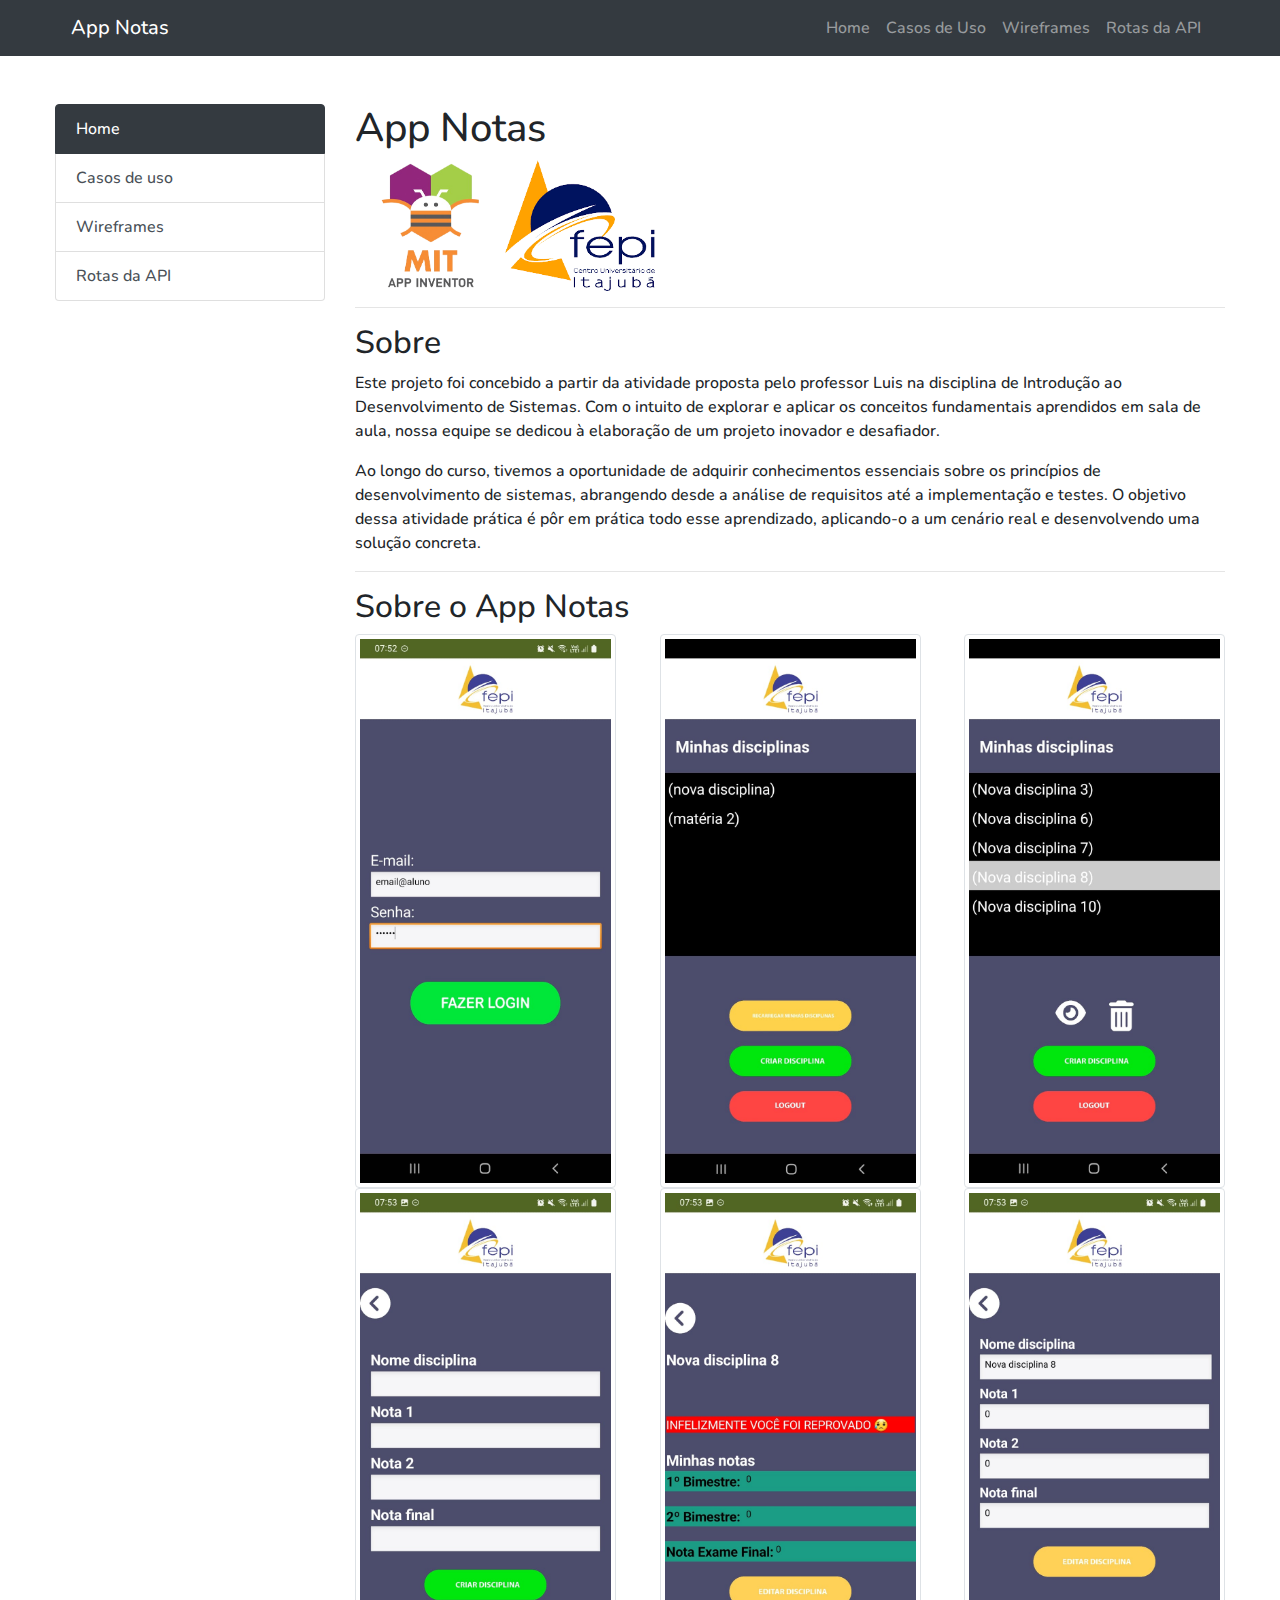
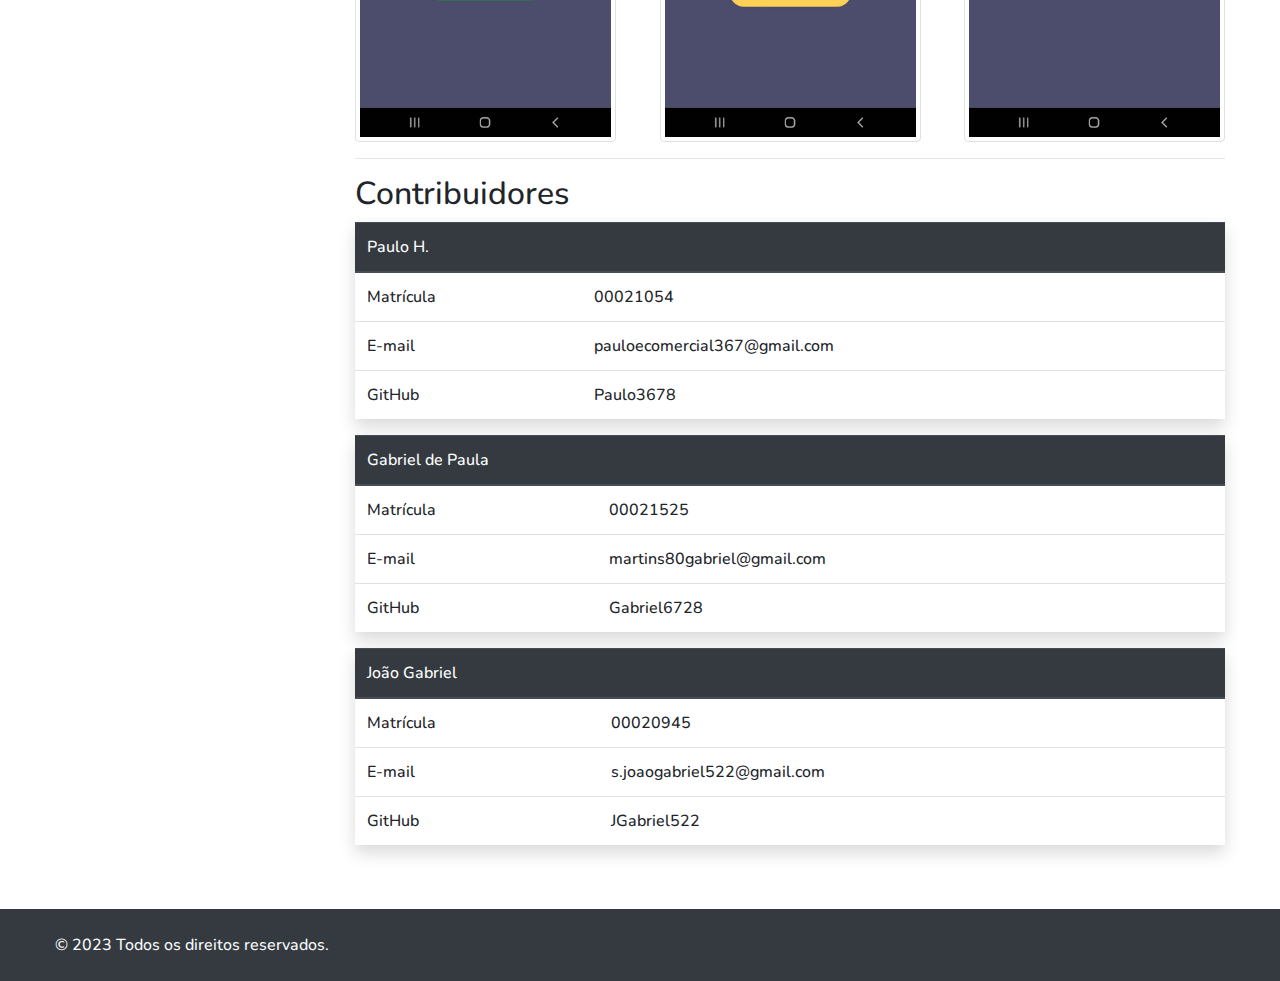
<file: index.html>
<!DOCTYPE html>
<html lang="pt-BR">

<head>
    <meta charset="UTF-8">
    <meta http-equiv="X-UA-Compatible" content="IE=edge">
    <meta name="viewport" content="width=device-width, initial-scale=1.0">
    <title>Home - Documentação - APP Notas</title>

    <!-- BOOTSTRAP -->
    <link rel="stylesheet" href="https://cdn.jsdelivr.net/npm/bootstrap@4.3.1/dist/css/bootstrap.min.css"
        integrity="sha384-ggOyR0iXCbMQv3Xipma34MD+dH/1fQ784/j6cY/iJTQUOhcWr7x9JvoRxT2MZw1T" crossorigin="anonymous">

    <link rel="stylesheet" href="./assets/css/custom.css">
</head>

<body>


    <header class="bg-dark">
        <div class="container">
            <div class="row">
                <div class="col-12">

                    <nav class="navbar navbar-expand-lg navbar-dark bg-dark">
                        <a class="navbar-brand" href="#">App Notas</a>
                        <button class="navbar-toggler" type="button" data-toggle="collapse"
                            data-target="#navbarSupportedContent" aria-controls="navbarSupportedContent"
                            aria-expanded="false" aria-label="Toggle navigation">
                            <span class="navbar-toggler-icon"></span>
                        </button>


                        <div class="collapse navbar-collapse" id="navbarSupportedContent">
                            <ul class="navbar-nav ml-auto">
                                <li class="nav-item">
                                    <a class="nav-link" href="./index.html">Home</span></a>
                                </li>
                                <li class="nav-item">
                                    <a class="nav-link" href="./internas/casos-de-uso.html">Casos de Uso</a>
                                </li>
                                <li class="nav-item">
                                    <a class="nav-link" href="./internas/wireframe.html">Wireframes</a>
                                </li>
                                <li class="nav-item">
                                    <a class="nav-link" href="./internas/rotas-api.html">Rotas da API</a>
                                </li>

                            </ul>
                        </div>
                    </nav>
                </div>
            </div>
        </div>
    </header>

    <main class="py-5">
        <div class="container">
            <div class="row">
                <div class="col-12 d-none d-lg-block col-lg-3">
                    <div class="list-group">
                        <a href="./index.html" class="list-group-item list-group-item-action active">
                            Home
                        </a>
                        <a href="./internas/casos-de-uso.html" class="list-group-item list-group-item-action">Casos de
                            uso</a>
                        <a href="./internas/wireframe.html"
                            class="list-group-item list-group-item-action">Wireframes</a>
                        <a href="./internas/rotas-api.html" class="list-group-item list-group-item-action">Rotas da
                            API</a>
                    </div>
                </div>
                <div class="col-12 col-lg-9">
                    <h1>App Notas</h1>
                    <div class="imagens-home">
                        <img src="./assets/img/mit.png" alt="Logo app inventor">
                        <img src="./assets/img/fepi.png" alt="Logo fepi">
                    </div>
                    <hr>

                    <div>
                        <h2>Sobre</h2>
                        <p>
                            Este projeto foi concebido a partir da atividade proposta pelo professor Luis na disciplina
                            de Introdução ao Desenvolvimento de Sistemas. Com o intuito de explorar e aplicar os
                            conceitos fundamentais aprendidos em sala de aula, nossa equipe se dedicou à elaboração de
                            um projeto inovador e desafiador.
                        </p>
                        <p>
                            Ao longo do curso, tivemos a oportunidade de adquirir conhecimentos essenciais sobre os
                            princípios de desenvolvimento de sistemas, abrangendo desde a análise de requisitos até a
                            implementação e testes. O objetivo dessa atividade prática é pôr em prática todo esse
                            aprendizado, aplicando-o a um cenário real e desenvolvendo uma solução concreta.
                        </p>
                    </div>
                    <hr>

                    <div>
                        <h2>Sobre o App Notas</h2>
                        <div class="telas">
                            <img src=".//assets/img/telas/1.jpeg" data-toggle="modal" data-target="#imagem1Modal"
                                class="img-thumbnail" alt=" Tela 1">
                            <img src=".//assets/img/telas/2.jpeg" data-toggle="modal" data-target="#imagem2Modal"
                                class="img-thumbnail" alt=" Tela 2">
                            <img src=".//assets/img/telas/3.jpeg" data-toggle="modal" data-target="#imagem3Modal"
                                class="img-thumbnail" alt=" Tela 3">
                            <img src=".//assets/img/telas/4.jpeg" data-toggle="modal" data-target="#imagem4Modal"
                                class="img-thumbnail" alt=" Tela 4">
                            <img src=".//assets/img/telas/5.jpeg" data-toggle="modal" data-target="#imagem5Modal"
                                class="img-thumbnail" alt=" Tela 5">
                            <img src=".//assets/img/telas/6.jpeg" data-toggle="modal" data-target="#imagem6Modal"
                                class="img-thumbnail" alt=" Tela 6">
                        </div>

                        <div class="modal fade" id="imagem1Modal" tabindex="-1" role="dialog"
                            aria-labelledby="imagem1ModalLabel" aria-hidden="true">
                            <div class="modal-dialog modal-dialog-centered" role="document">
                                <div class="modal-content">
                                    <div class="modal-body">
                                        <img src="./assets/img/telas/1.jpeg" alt="Imagem" class="img-fluid">
                                    </div>
                                </div>
                            </div>
                        </div>

                        <div class="modal fade" id="imagem2Modal" tabindex="-1" role="dialog"
                            aria-labelledby="imagem2ModalLabel" aria-hidden="true">
                            <div class="modal-dialog modal-dialog-centered" role="document">
                                <div class="modal-content">
                                    <div class="modal-body">
                                        <img src="./assets/img/telas/2.jpeg" alt="Imagem" class="img-fluid">
                                    </div>
                                </div>
                            </div>
                        </div>

                        <div class="modal fade" id="imagem3Modal" tabindex="-1" role="dialog"
                            aria-labelledby="imagem3ModalLabel" aria-hidden="true">
                            <div class="modal-dialog modal-dialog-centered" role="document">
                                <div class="modal-content">
                                    <div class="modal-body">
                                        <img src="./assets/img/telas/3.jpeg" alt="Imagem" class="img-fluid">
                                    </div>
                                </div>
                            </div>
                        </div>

                        <div class="modal fade" id="imagem4Modal" tabindex="-1" role="dialog"
                            aria-labelledby="imagem4ModalLabel" aria-hidden="true">
                            <div class="modal-dialog modal-dialog-centered" role="document">
                                <div class="modal-content">
                                    <div class="modal-body">
                                        <img src="./assets/img/telas/4.jpeg" alt="Imagem" class="img-fluid">
                                    </div>
                                </div>
                            </div>
                        </div>

                        <div class="modal fade" id="imagem5Modal" tabindex="-1" role="dialog"
                            aria-labelledby="imagem5ModalLabel" aria-hidden="true">
                            <div class="modal-dialog modal-dialog-centered" role="document">
                                <div class="modal-content">
                                    <div class="modal-body">
                                        <img src="./assets/img/telas/5.jpeg" alt="Imagem" class="img-fluid">
                                    </div>
                                </div>
                            </div>
                        </div>

                        <div class="modal fade" id="imagem6Modal" tabindex="-1" role="dialog"
                            aria-labelledby="imagem6ModalLabel" aria-hidden="true">
                            <div class="modal-dialog modal-dialog-centered" role="document">
                                <div class="modal-content">
                                    <div class="modal-body">
                                        <img src="./assets/img/telas/6.jpeg" alt="Imagem" class="img-fluid">
                                    </div>
                                </div>
                            </div>
                        </div>
                    </div>
                    <hr>

                    <div>
                        <h2>Contribuidores</h2>
                        <table class="table shadow">
                            <thead class="thead-dark">
                                <tr>
                                    <th scope="col" colspan="2">Paulo H.</th>
                                </tr>
                            </thead>
                            <tbody>
                                <tr>
                                    <th scope="row">Matrícula</th>
                                    <td>00021054</td>
                                </tr>
                                <tr>
                                    <th scope="row">E-mail</th>
                                    <td class="ln-anywhere">pauloecomercial367@gmail.com</td>
                                </tr>
                                <tr>
                                    <th scope="row">GitHub</th>
                                    <td>Paulo3678</td>
                                </tr>
                            </tbody>
                        </table>
                        <table class="table shadow">
                            <thead class="thead-dark">
                                <tr>
                                    <th scope="col" colspan="2">Gabriel de Paula</th>
                                </tr>
                            </thead>
                            <tbody>
                                <tr>
                                    <th scope="row">Matrícula</th>
                                    <td>00021525</td>
                                </tr>
                                <tr>
                                    <th scope="row">E-mail</th>
                                    <td class="ln-anywhere">martins80gabriel@gmail.com</td>
                                </tr>
                                <tr>
                                    <th scope="row">GitHub</th>
                                    <td>Gabriel6728</td>
                                </tr>
                            </tbody>
                        </table>
                        <table class="table shadow">
                            <thead class="thead-dark">
                                <tr>
                                    <th scope="col" colspan="2">João Gabriel</th>
                                </tr>
                            </thead>
                            <tbody>
                                <tr>
                                    <th scope="row">Matrícula</th>
                                    <td>00020945</td>
                                </tr>
                                <tr>
                                    <th scope="row">E-mail</th>
                                    <td class="ln-anywhere">s.joaogabriel522@gmail.com</td>
                                </tr>
                                <tr>
                                    <th scope="row">GitHub</th>
                                    <td>JGabriel522</td>
                                </tr>
                            </tbody>
                        </table>



                    </div>
                </div>
            </div>
        </div>
    </main>

    <footer class="bg-dark text-light p-4">
        <div class="container">
            <div class="row">
                <div class="col-12">
                    <p class="pb-0 mb-0">&copy; 2023 Todos os direitos reservados.</p>
                </div>
            </div>
        </div>
    </footer>

    <!-- BOOTSTRAP -->
    <script src="https://code.jquery.com/jquery-3.3.1.slim.min.js"
        integrity="sha384-q8i/X+965DzO0rT7abK41JStQIAqVgRVzpbzo5smXKp4YfRvH+8abtTE1Pi6jizo"
        crossorigin="anonymous"></script>
    <script src="https://cdn.jsdelivr.net/npm/popper.js@1.14.7/dist/umd/popper.min.js"
        integrity="sha384-UO2eT0CpHqdSJQ6hJty5KVphtPhzWj9WO1clHTMGa3JDZwrnQq4sF86dIHNDz0W1"
        crossorigin="anonymous"></script>
    <script src="https://cdn.jsdelivr.net/npm/bootstrap@4.3.1/dist/js/bootstrap.min.js"
        integrity="sha384-JjSmVgyd0p3pXB1rRibZUAYoIIy6OrQ6VrjIEaFf/nJGzIxFDsf4x0xIM+B07jRM"
        crossorigin="anonymous"></script>
</body>

</html>
</file>
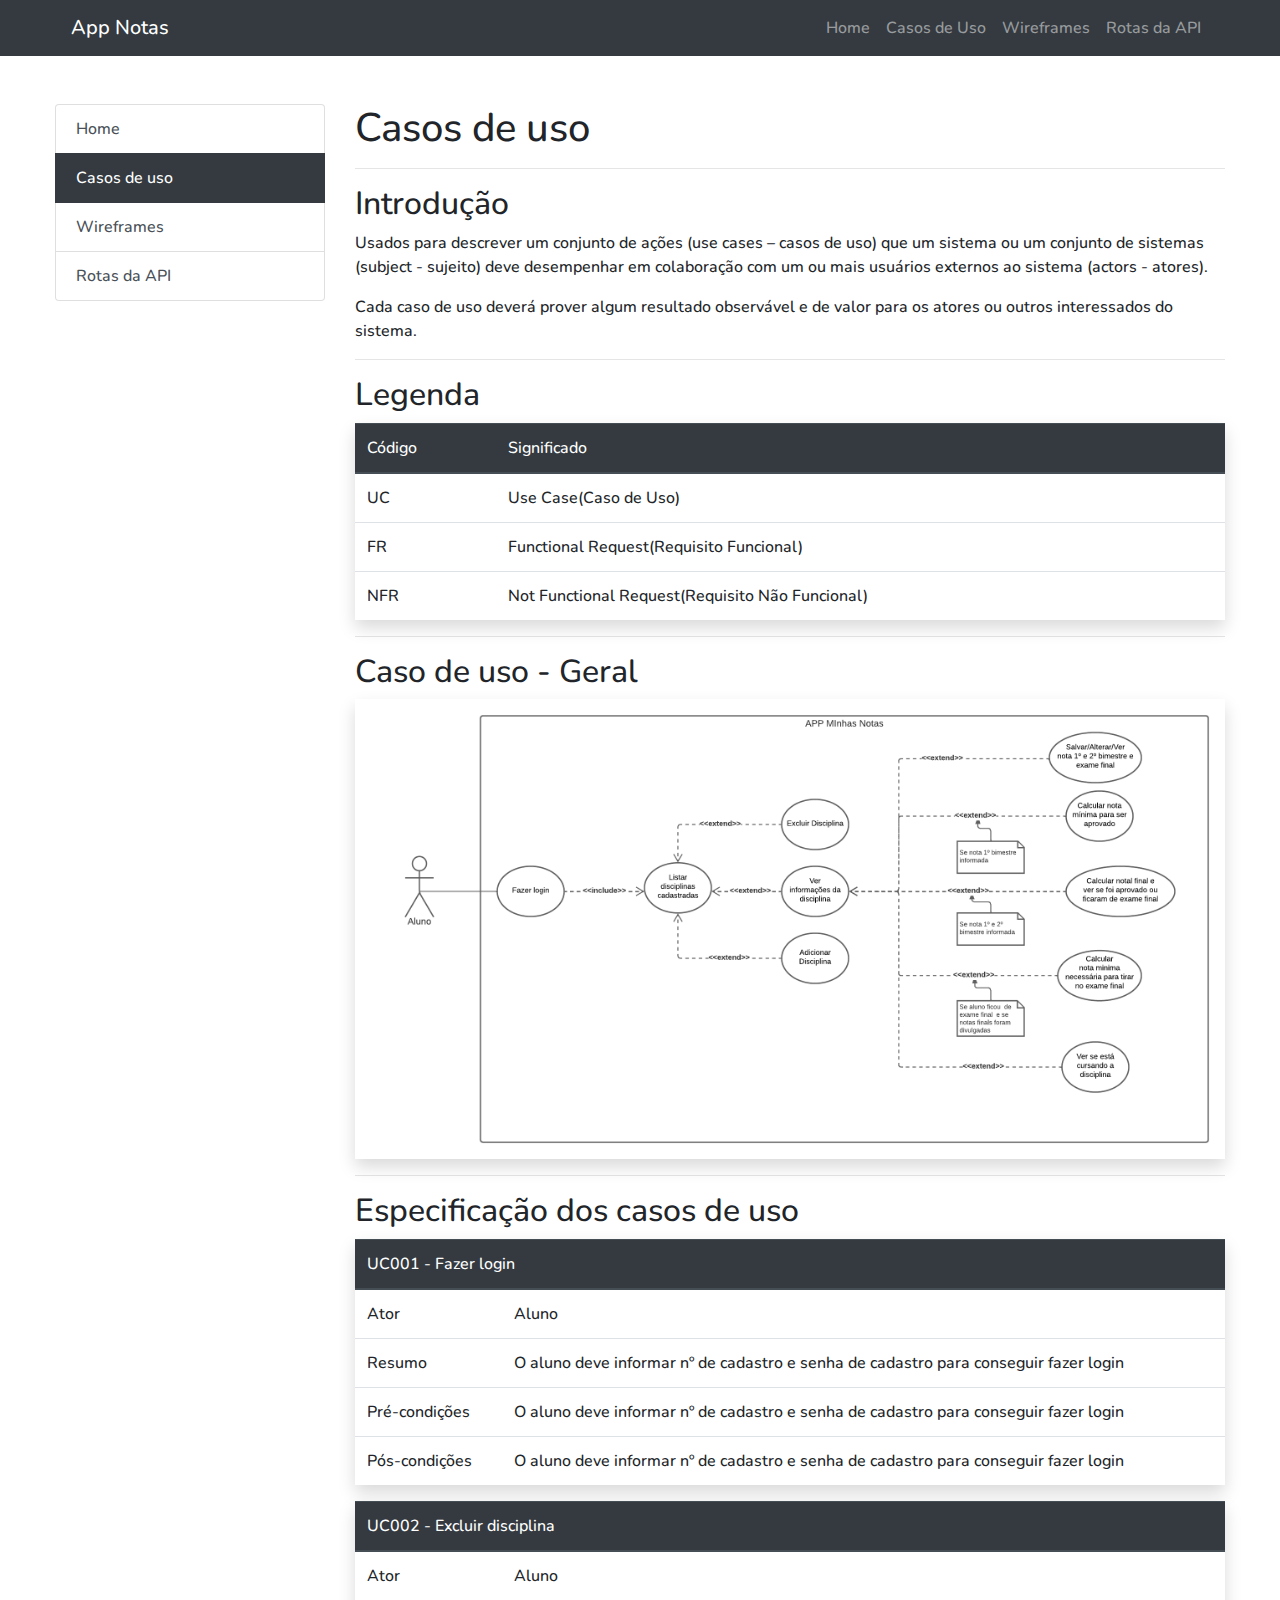
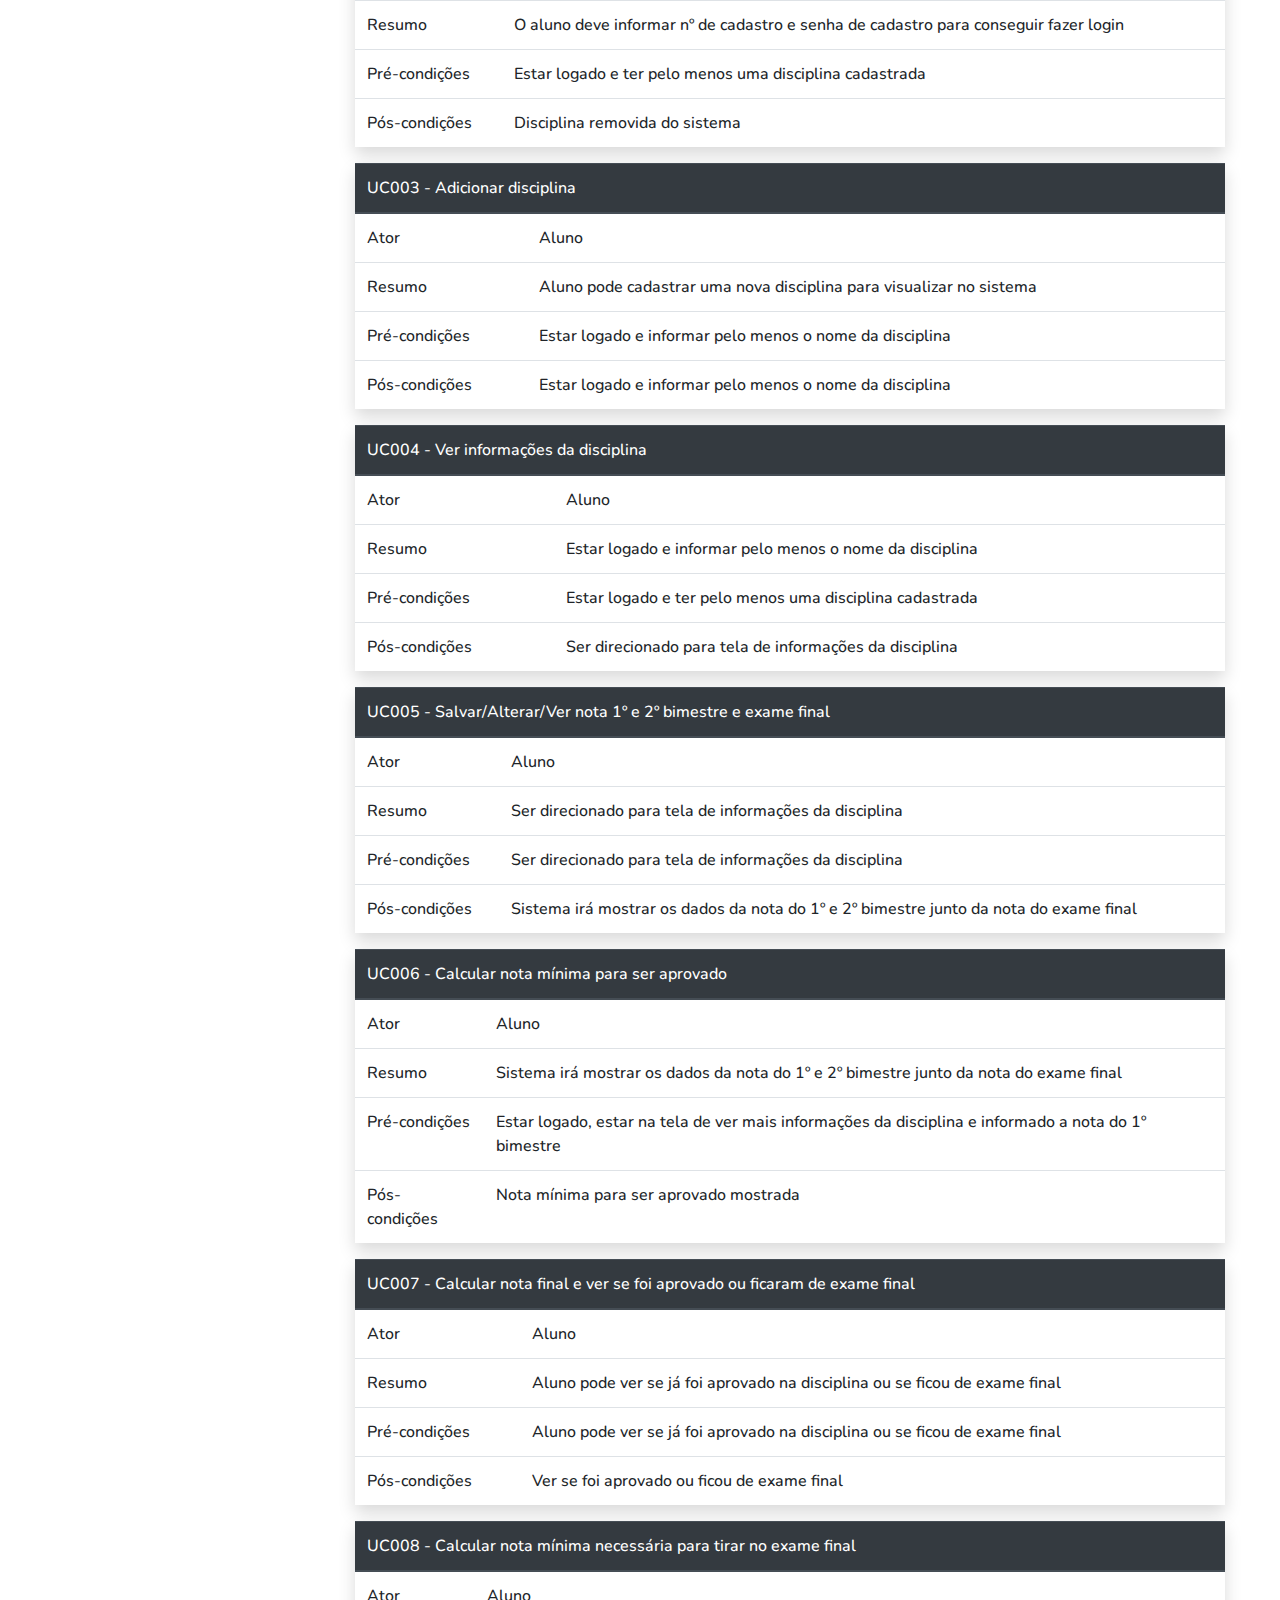
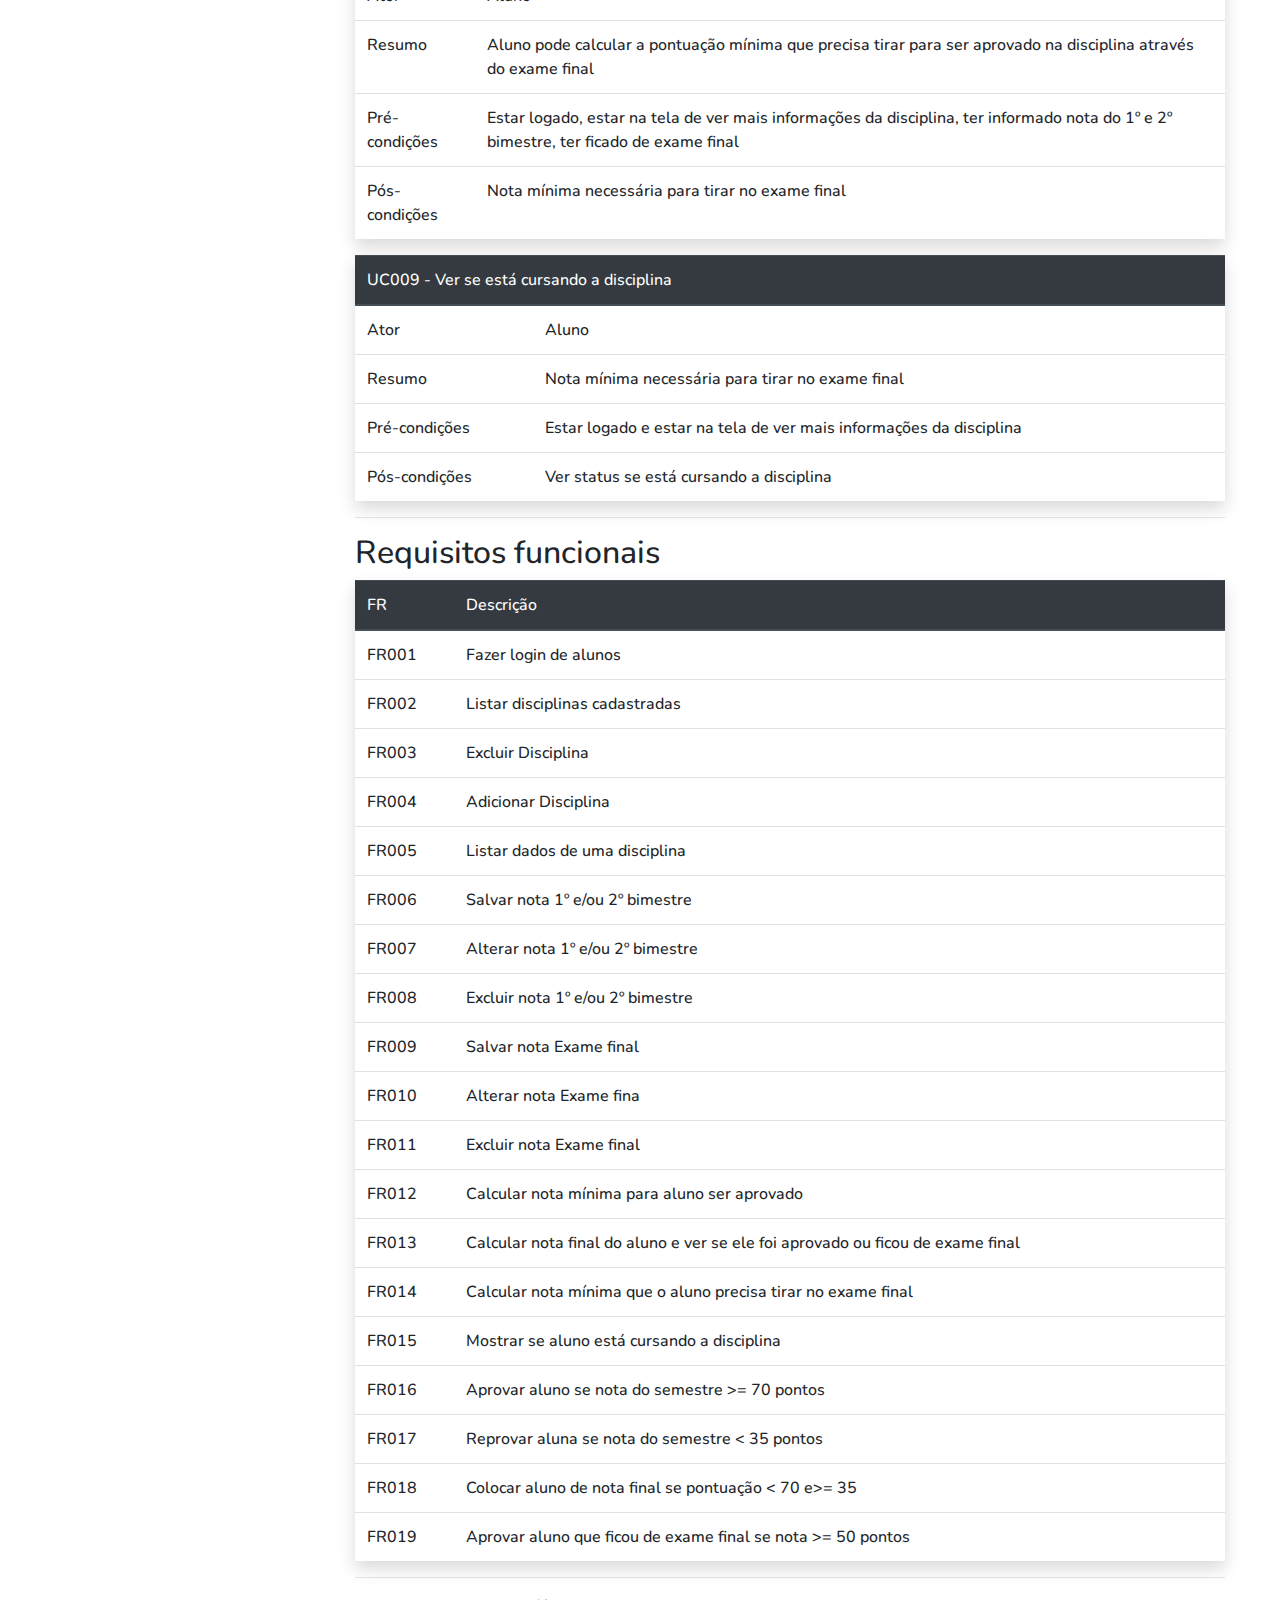
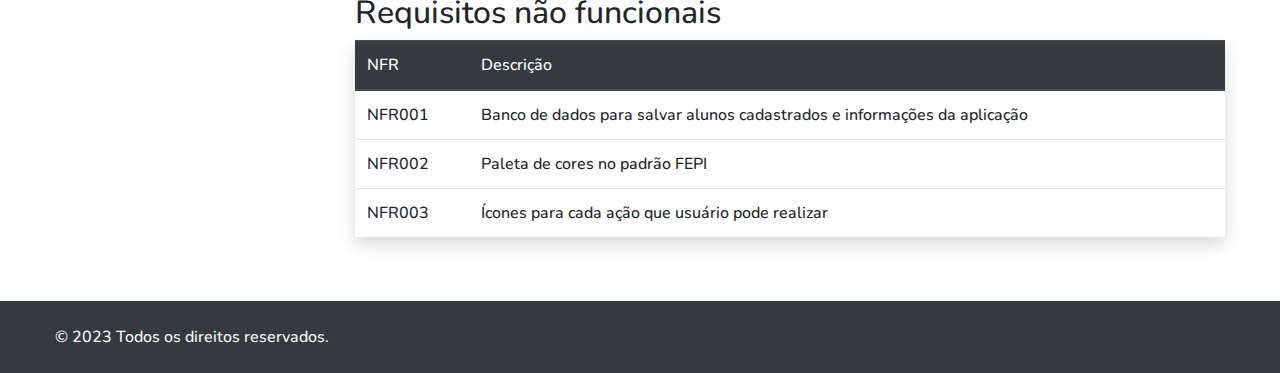
<file: internas/casos-de-uso.html>
<!DOCTYPE html>
<html lang="pt-BR">

<head>
    <meta charset="UTF-8">
    <meta http-equiv="X-UA-Compatible" content="IE=edge">
    <meta name="viewport" content="width=device-width, initial-scale=1.0">
    <title>Casos de uso - Documentação - APP Notas</title>

    <!-- BOOTSTRAP -->
    <link rel="stylesheet" href="https://cdn.jsdelivr.net/npm/bootstrap@4.3.1/dist/css/bootstrap.min.css"
        integrity="sha384-ggOyR0iXCbMQv3Xipma34MD+dH/1fQ784/j6cY/iJTQUOhcWr7x9JvoRxT2MZw1T" crossorigin="anonymous">

    <link rel="stylesheet" href="./../assets/css/custom.css">
</head>

<body>

    <header class="bg-dark">
        <div class="container">
            <div class="row">
                <div class="col-12">

                    <nav class="navbar navbar-expand-lg navbar-dark bg-dark">
                        <a class="navbar-brand" href="#">App Notas</a>
                        <button class="navbar-toggler" type="button" data-toggle="collapse"
                            data-target="#navbarSupportedContent" aria-controls="navbarSupportedContent"
                            aria-expanded="false" aria-label="Toggle navigation">
                            <span class="navbar-toggler-icon"></span>
                        </button>


                        <div class="collapse navbar-collapse" id="navbarSupportedContent">
                            <ul class="navbar-nav ml-auto">
                                <li class="nav-item">
                                    <a class="nav-link" href="./../index.html">Home</span></a>
                                </li>
                                <li class="nav-item">
                                    <a class="nav-link" href="./casos-de-uso.html">Casos de Uso</a>
                                </li>
                                <li class="nav-item">
                                    <a class="nav-link" href="./wireframe.html">Wireframes</a>
                                </li>
                                <li class="nav-item">
                                    <a class="nav-link" href="./rotas-api.html">Rotas da API</a>
                                </li>

                            </ul>
                        </div>
                    </nav>
                </div>
            </div>
        </div>
    </header>


    <main class="py-5">
        <div class="container">
            <div class="row">
                <div class="col-12 d-none d-lg-block col-lg-3">
                    <div class="list-group">
                        <a href="./../index.html" class="list-group-item list-group-item-action">
                            Home
                        </a>
                        <a href="./casos-de-uso.html" class="list-group-item list-group-item-action active">Casos de
                            uso</a>
                        <a href="./wireframe.html" class="list-group-item list-group-item-action">Wireframes</a>
                        <a href="./rotas-api.html" class="list-group-item list-group-item-action">Rotas da API</a>
                    </div>
                </div>

                <div class="col-12 col-lg-9">
                    <h1>Casos de uso</h1>
                    <hr>

                    <div>
                        <h2>Introdução</h2>
                        <p>
                            Usados para descrever um conjunto de ações (use cases – casos de uso) que um sistema ou um
                            conjunto de sistemas (subject - sujeito) deve desempenhar em colaboração com um ou mais
                            usuários externos ao sistema (actors - atores).
                        </p>
                        <p>
                            Cada caso de uso deverá prover algum resultado observável e de valor para os atores ou
                            outros
                            interessados do sistema.
                        </p>
                    </div>
                    <hr>

                    <div>
                        <h2>Legenda</h2>
                        <table class="table shadow">
                            <thead class="thead-dark">
                                <tr>
                                    <th scope="col">Código</th>
                                    <th scope="col">Significado</th>
                                </tr>
                            </thead>
                            <tbody>
                                <tr>
                                    <th scope="row">UC</th>
                                    <td>Use Case(Caso de Uso)</td>
                                </tr>
                                <tr>
                                    <th scope="row">FR</th>
                                    <td>Functional Request(Requisito Funcional)</td>
                                </tr>
                                <tr>
                                    <th scope="row">NFR</th>
                                    <td>Not Functional Request(Requisito Não Funcional)</td>
                                </tr>

                            </tbody>
                        </table>
                    </div>
                    <hr>

                    <div>
                        <h2>Caso de uso - Geral</h2>
                        <img src="./../assets/img/caso-de-uso.png" class="img-fluid shadow" alt="Caso de uso">
                    </div>
                    <hr>

                    <div>
                        <h2>Especificação dos casos de uso</h2>

                        <table class="table shadow">
                            <thead class="thead-dark">
                                <th colspan="2">UC001 - Fazer login</th>
                            </thead>
                            <tbody>
                                <tr>
                                    <th scope="row">Ator</th>
                                    <td>Aluno</td>
                                </tr>
                                <tr>
                                    <th scope="row">Resumo</th>
                                    <td>O aluno deve informar nº de cadastro e senha de cadastro para conseguir fazer
                                        login </td>
                                </tr>
                                <tr>
                                    <th scope="row">Pré-condições</th>
                                    <td>O aluno deve informar nº de cadastro e senha de cadastro para conseguir fazer
                                        login </td>
                                </tr>
                                <tr>
                                    <th scope="row">Pós-condições</th>
                                    <td>O aluno deve informar nº de cadastro e senha de cadastro para conseguir fazer
                                        login </td>
                                </tr>
                            </tbody>
                        </table>

                        <table class="table shadow">
                            <thead class="thead-dark">
                                <th colspan="2">UC002 - Excluir disciplina</th>
                            </thead>
                            <tbody>
                                <tr>
                                    <th scope="row">Ator</th>
                                    <td>Aluno</td>
                                </tr>
                                <tr>
                                    <th scope="row">Resumo</th>
                                    <td>O aluno deve informar nº de cadastro e senha de cadastro para conseguir fazer
                                        login </td>
                                </tr>
                                <tr>
                                    <th scope="row">Pré-condições</th>
                                    <td>Estar logado e ter pelo menos uma disciplina cadastrada </td>
                                </tr>
                                <tr>
                                    <th scope="row">Pós-condições</th>
                                    <td>Disciplina removida do sistema</td>
                                </tr>
                            </tbody>
                        </table>

                        <table class="table shadow">
                            <thead class="thead-dark">
                                <th colspan="2">UC003 - Adicionar disciplina</th>
                            </thead>
                            <tbody>
                                <tr>
                                    <th scope="row">Ator</th>
                                    <td>Aluno</td>
                                </tr>
                                <tr>
                                    <th scope="row">Resumo</th>
                                    <td>Aluno pode cadastrar uma nova disciplina para visualizar no sistema </td>
                                </tr>
                                <tr>
                                    <th scope="row">Pré-condições</th>
                                    <td>Estar logado e informar pelo menos o nome da disciplina</td>
                                </tr>
                                <tr>
                                    <th scope="row">Pós-condições</th>
                                    <td>Estar logado e informar pelo menos o nome da disciplina </td>
                                </tr>
                            </tbody>
                        </table>

                        <table class="table shadow">
                            <thead class="thead-dark">
                                <th colspan="2">UC004 - Ver informações da disciplina</th>
                            </thead>
                            <tbody>
                                <tr>
                                    <th scope="row">Ator</th>
                                    <td>Aluno</td>
                                </tr>
                                <tr>
                                    <th scope="row">Resumo</th>
                                    <td>Estar logado e informar pelo menos o nome da disciplina </td>
                                </tr>
                                <tr>
                                    <th scope="row">Pré-condições</th>
                                    <td>Estar logado e ter pelo menos uma disciplina cadastrada </td>
                                </tr>
                                <tr>
                                    <th scope="row">Pós-condições</th>
                                    <td>Ser direcionado para tela de informações da disciplina</td>
                                </tr>
                            </tbody>
                        </table>

                        <table class="table shadow">
                            <thead class="thead-dark">
                                <th colspan="2">UC005 - Salvar/Alterar/Ver nota 1º e 2º bimestre e exame final</th>
                            </thead>
                            <tbody>
                                <tr>
                                    <th scope="row">Ator</th>
                                    <td>Aluno</td>
                                </tr>
                                <tr>
                                    <th scope="row">Resumo</th>
                                    <td>Ser direcionado para tela de informações da disciplina</td>
                                </tr>
                                <tr>
                                    <th scope="row">Pré-condições</th>
                                    <td>Ser direcionado para tela de informações da disciplina</td>
                                </tr>
                                <tr>
                                    <th scope="row">Pós-condições</th>
                                    <td>Sistema irá mostrar os dados da nota do 1º e 2º bimestre junto da nota do exame
                                        final</td>
                                </tr>
                            </tbody>
                        </table>

                        <table class="table shadow">
                            <thead class="thead-dark">
                                <th colspan="2">UC006 - Calcular nota mínima para ser aprovado</th>
                            </thead>
                            <tbody>
                                <tr>
                                    <th scope="row">Ator</th>
                                    <td>Aluno</td>
                                </tr>
                                <tr>
                                    <th scope="row">Resumo</th>
                                    <td>Sistema irá mostrar os dados da nota do 1º e 2º bimestre junto da nota do exame
                                        final</td>
                                </tr>
                                <tr>
                                    <th scope="row">Pré-condições</th>
                                    <td>Estar logado, estar na tela de ver mais informações da disciplina e informado a
                                        nota do 1º bimestre </td>
                                </tr>
                                <tr>
                                    <th scope="row">Pós-condições</th>
                                    <td>Nota mínima para ser aprovado mostrada</td>
                                </tr>
                            </tbody>
                        </table>

                        <table class="table shadow">
                            <thead class="thead-dark">
                                <th colspan="2">UC007 - Calcular nota final e ver se foi aprovado ou ficaram de exame
                                    final</th>
                            </thead>
                            <tbody>
                                <tr>
                                    <th scope="row">Ator</th>
                                    <td>Aluno</td>
                                </tr>
                                <tr>
                                    <th scope="row">Resumo</th>
                                    <td>Aluno pode ver se já foi aprovado na disciplina ou se ficou de exame final </td>
                                </tr>
                                <tr>
                                    <th scope="row">Pré-condições</th>
                                    <td>Aluno pode ver se já foi aprovado na disciplina ou se ficou de exame final </td>
                                </tr>
                                <tr>
                                    <th scope="row">Pós-condições</th>
                                    <td>Ver se foi aprovado ou ficou de exame final</td>
                                </tr>
                            </tbody>
                        </table>

                        <table class="table shadow">
                            <thead class="thead-dark">
                                <th colspan="2">UC008 - Calcular nota mínima necessária para tirar no exame final</th>
                            </thead>
                            <tbody>
                                <tr>
                                    <th scope="row">Ator</th>
                                    <td>Aluno</td>
                                </tr>
                                <tr>
                                    <th scope="row">Resumo</th>
                                    <td>Aluno pode calcular a pontuação mínima que precisa tirar para ser aprovado na
                                        disciplina através do exame final </td>
                                </tr>
                                <tr>
                                    <th scope="row">Pré-condições</th>
                                    <td>Estar logado, estar na tela de ver mais informações da disciplina, ter informado
                                        nota do 1º e 2º bimestre, ter ficado de exame final</td>
                                </tr>
                                <tr>
                                    <th scope="row">Pós-condições</th>
                                    <td>Nota mínima necessária para tirar no exame final</td>
                                </tr>
                            </tbody>
                        </table>

                        <table class="table shadow">
                            <thead class="thead-dark">
                                <th colspan="2">UC009 - Ver se está cursando a disciplina</th>
                            </thead>
                            <tbody>
                                <tr>
                                    <th scope="row">Ator</th>
                                    <td>Aluno</td>
                                </tr>
                                <tr>
                                    <th scope="row">Resumo</th>
                                    <td>Nota mínima necessária para tirar no exame final</td>
                                </tr>
                                <tr>
                                    <th scope="row">Pré-condições</th>
                                    <td>Estar logado e estar na tela de ver mais informações da disciplina</td>
                                </tr>
                                <tr>
                                    <th scope="row">Pós-condições</th>
                                    <td>Ver status se está cursando a disciplina</td>
                                </tr>
                            </tbody>
                        </table>

                    </div>
                    <hr>

                    <div>
                        <h2>Requisitos funcionais</h2>
                        <table class="table shadow">
                            <thead class="thead-dark">
                                <tr>
                                    <th scope="col">FR</th>
                                    <th scope="col">Descrição</th>
                                </tr>
                            </thead>
                            <tbody>
                                <tr>
                                    <th scope="row">FR001</th>
                                    <td>Fazer login de alunos</td>
                                </tr>
                                <tr>
                                    <th scope="row">FR002</th>
                                    <td>Listar disciplinas cadastradas</td>
                                </tr>
                                <tr>
                                    <th scope="row">FR003</th>
                                    <td>Excluir Disciplina</td>
                                </tr>
                                <tr>
                                    <th scope="row">FR004</th>
                                    <td>Adicionar Disciplina</td>
                                </tr>
                                <tr>
                                    <th scope="row">FR005</th>
                                    <td>Listar dados de uma disciplina</td>
                                </tr>
                                <tr>
                                    <th scope="row">FR006</th>
                                    <td>Salvar nota 1º e/ou 2º bimestre</td>
                                </tr>
                                <tr>
                                    <th scope="row">FR007</th>
                                    <td>Alterar nota 1º e/ou 2º bimestre</td>
                                </tr>
                                <tr>
                                    <th scope="row">FR008</th>
                                    <td>Excluir nota 1º e/ou 2º bimestre</td>
                                </tr>
                                <tr>
                                    <th scope="row">FR009</th>
                                    <td>Salvar nota Exame final</td>
                                </tr>
                                <tr>
                                    <th scope="row">FR010</th>
                                    <td>Alterar nota Exame fina</td>
                                </tr>
                                <tr>
                                    <th scope="row">FR011</th>
                                    <td>Excluir nota Exame final</td>
                                </tr>
                                <tr>
                                    <th scope="row">FR012</th>
                                    <td>Calcular nota mínima para aluno ser aprovado</td>
                                </tr>
                                <tr>
                                    <th scope="row">FR013</th>
                                    <td>Calcular nota final do aluno e ver se ele foi aprovado ou ficou de exame final
                                    </td>
                                </tr>
                                <tr>
                                    <th scope="row">FR014</th>
                                    <td>Calcular nota mínima que o aluno precisa tirar no exame final</td>
                                </tr>
                                <tr>
                                    <th scope="row">FR015</th>
                                    <td>Mostrar se aluno está cursando a disciplina</td>
                                </tr>
                                <tr>
                                    <th scope="row">FR016</th>
                                    <td>Aprovar aluno se nota do semestre >= 70 pontos</td>
                                </tr>
                                <tr>
                                    <th scope="row">FR017</th>
                                    <td>Reprovar aluna se nota do semestre < 35 pontos</td>
                                </tr>
                                <tr>
                                    <th scope="row">FR018</th>
                                    <td>Colocar aluno de nota final se pontuação < 70 e>= 35</td>
                                </tr>
                                <tr>
                                    <th scope="row">FR019</th>
                                    <td>Aprovar aluno que ficou de exame final se nota >= 50 pontos</td>
                                </tr>
                            </tbody>
                        </table>
                    </div>
                    <hr>

                    <div>
                        <h2>Requisitos não funcionais</h2>
                        <table class="table shadow">
                            <thead class="thead-dark">
                                <tr>
                                    <th scope="col">NFR</th>
                                    <th scope="col">Descrição</th>
                                </tr>
                            </thead>
                            <tbody>
                                <tr>
                                    <th scope="row">NFR001</th>
                                    <td>Banco de dados para salvar alunos cadastrados e informações da aplicação</td>
                                </tr>
                                <tr>
                                    <th scope="row">NFR002</th>
                                    <td>Paleta de cores no padrão FEPI</td>
                                </tr>
                                <tr>
                                    <th scope="row">NFR003</th>
                                    <td>Ícones para cada ação que usuário pode realizar</td>
                                </tr>

                            </tbody>
                        </table>
                    </div>
                </div>
            </div>
        </div>
    </main>

    <footer class="bg-dark text-light p-4">
        <div class="container">
            <div class="row">
                <div class="col-12">
                    <p class="pb-0 mb-0">&copy; 2023 Todos os direitos reservados.</p>
                </div>
            </div>
        </div>
    </footer>

    <!-- BOOTSTRAP -->
    <script src="https://code.jquery.com/jquery-3.3.1.slim.min.js"
        integrity="sha384-q8i/X+965DzO0rT7abK41JStQIAqVgRVzpbzo5smXKp4YfRvH+8abtTE1Pi6jizo"
        crossorigin="anonymous"></script>
    <script src="https://cdn.jsdelivr.net/npm/popper.js@1.14.7/dist/umd/popper.min.js"
        integrity="sha384-UO2eT0CpHqdSJQ6hJty5KVphtPhzWj9WO1clHTMGa3JDZwrnQq4sF86dIHNDz0W1"
        crossorigin="anonymous"></script>
    <script src="https://cdn.jsdelivr.net/npm/bootstrap@4.3.1/dist/js/bootstrap.min.js"
        integrity="sha384-JjSmVgyd0p3pXB1rRibZUAYoIIy6OrQ6VrjIEaFf/nJGzIxFDsf4x0xIM+B07jRM"
        crossorigin="anonymous"></script>
</body>

</html>
</file>
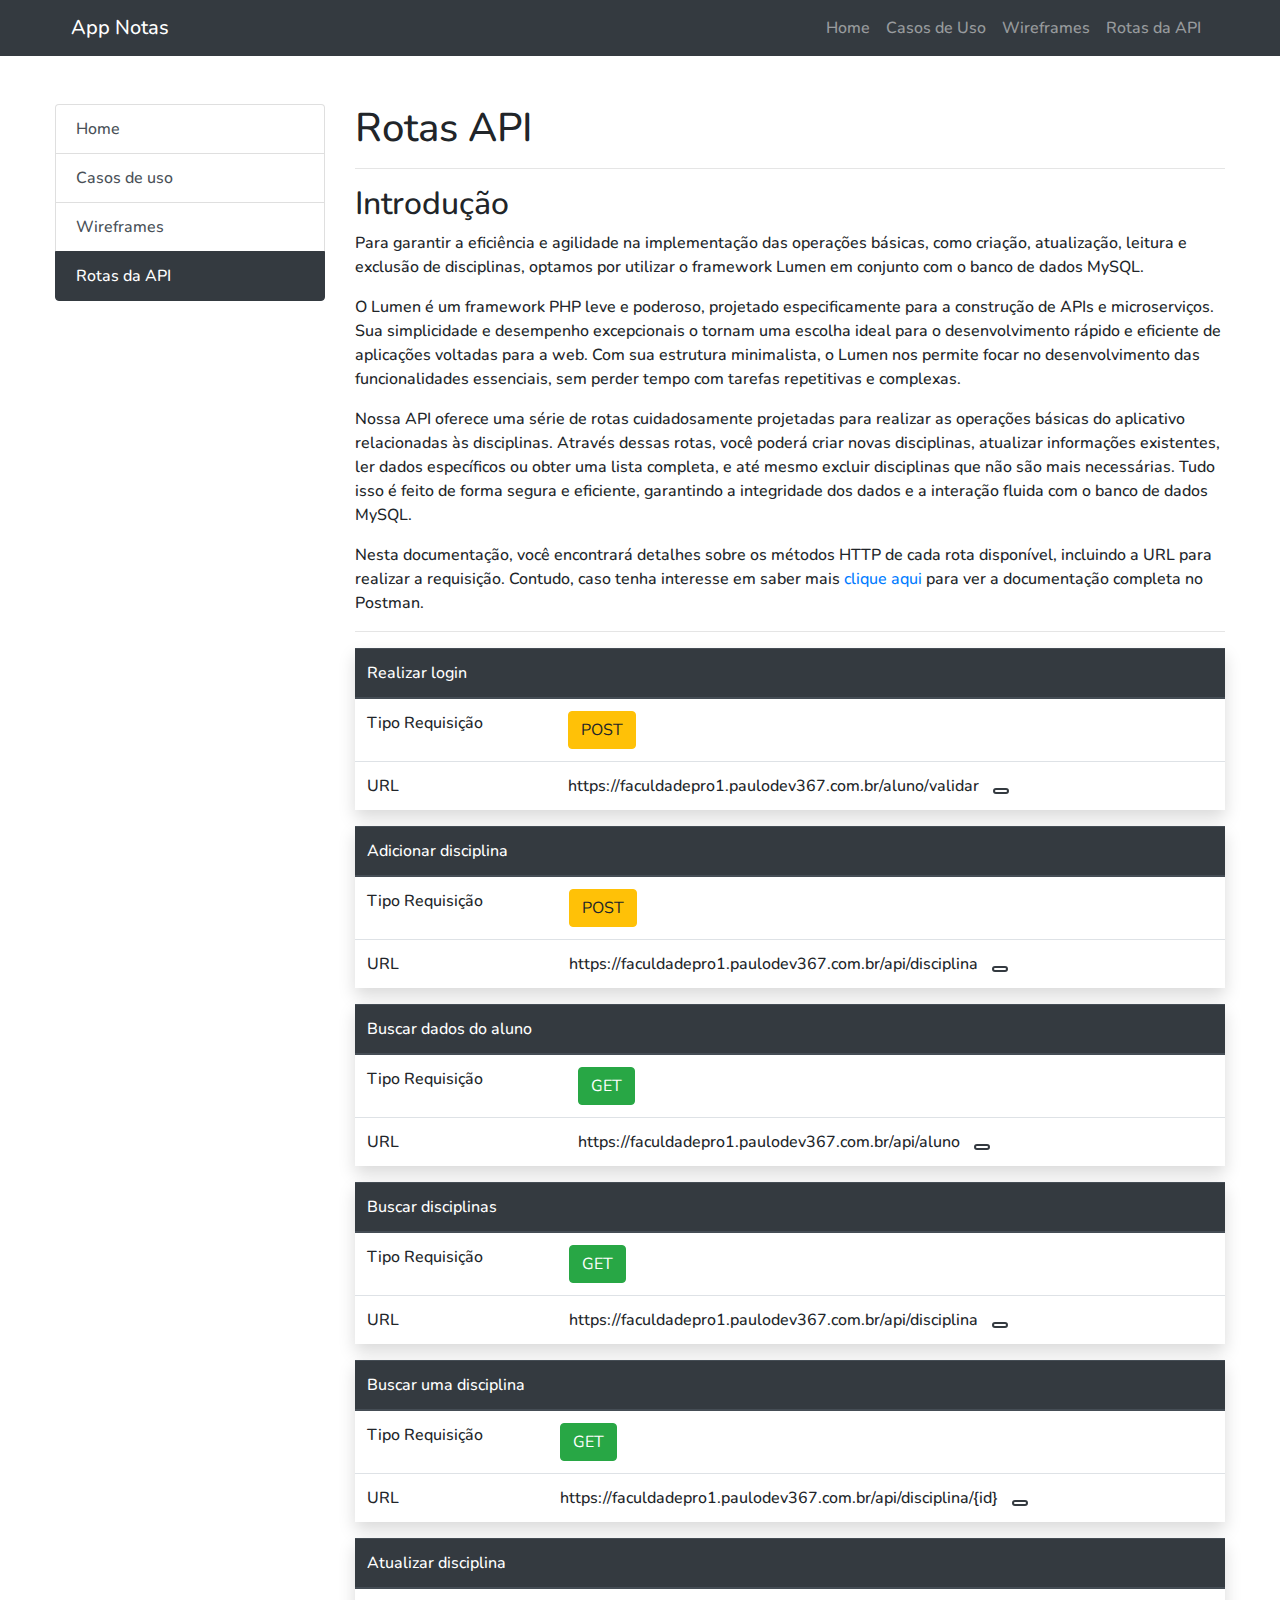
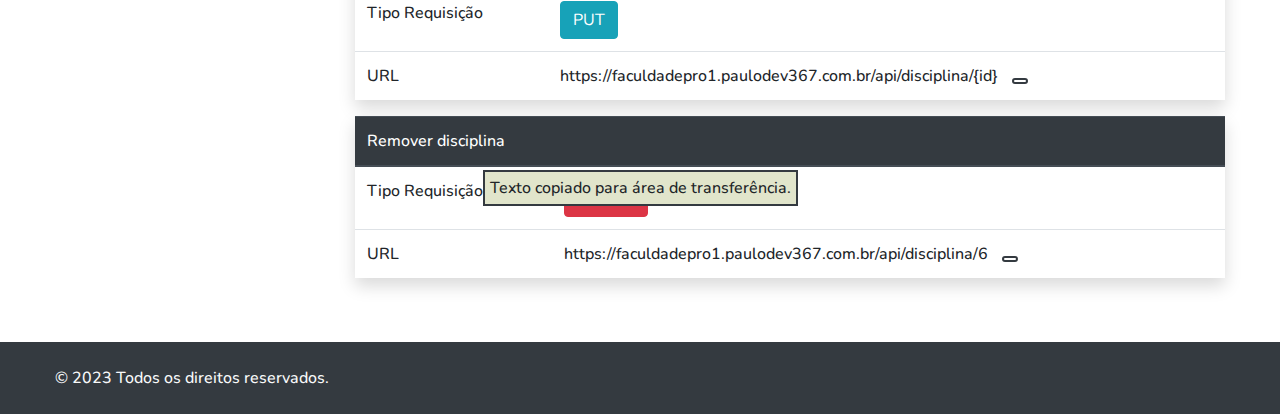
<file: internas/rotas-api.html>
<!DOCTYPE html>
<html lang="pt-BR">

<head>
    <meta charset="UTF-8">
    <meta http-equiv="X-UA-Compatible" content="IE=edge">
    <meta name="viewport" content="width=device-width, initial-scale=1.0">
    <title>Rotas API - Documentação - APP Notas</title>

    <!-- BOOTSTRAP -->
    <link rel="stylesheet" href="https://cdn.jsdelivr.net/npm/bootstrap@4.3.1/dist/css/bootstrap.min.css"
        integrity="sha384-ggOyR0iXCbMQv3Xipma34MD+dH/1fQ784/j6cY/iJTQUOhcWr7x9JvoRxT2MZw1T" crossorigin="anonymous">

    <link rel="stylesheet" href="./../assets/css/custom.css">

    <!-- ICONS -->
    <link rel="stylesheet" href="https://cdnjs.cloudflare.com/ajax/libs/font-awesome/6.4.0/css/all.min.css"
        integrity="sha512-iecdLmaskl7CVkqkXNQ/ZH/XLlvWZOJyj7Yy7tcenmpD1ypASozpmT/E0iPtmFIB46ZmdtAc9eNBvH0H/ZpiBw=="
        crossorigin="anonymous" referrerpolicy="no-referrer" />
</head>

<body>

    <header class="bg-dark">
        <div class="container">
            <div class="row">
                <div class="col-12">

                    <nav class="navbar navbar-expand-lg navbar-dark bg-dark">
                        <a class="navbar-brand" href="#">App Notas</a>
                        <button class="navbar-toggler" type="button" data-toggle="collapse"
                            data-target="#navbarSupportedContent" aria-controls="navbarSupportedContent"
                            aria-expanded="false" aria-label="Toggle navigation">
                            <span class="navbar-toggler-icon"></span>
                        </button>


                        <div class="collapse navbar-collapse" id="navbarSupportedContent">
                            <ul class="navbar-nav ml-auto">
                                <li class="nav-item">
                                    <a class="nav-link" href="./../index.html">Home</span></a>
                                </li>
                                <li class="nav-item">
                                    <a class="nav-link" href="./casos-de-uso.html">Casos de Uso</a>
                                </li>
                                <li class="nav-item">
                                    <a class="nav-link" href="./wireframe.html">Wireframes</a>
                                </li>
                                <li class="nav-item">
                                    <a class="nav-link" href="./rotas-api.html">Rotas da API</a>
                                </li>

                            </ul>
                        </div>
                    </nav>
                </div>
            </div>
        </div>
    </header>

    <main class="py-5">
        <div class="container">
            <div class="row">
                <div class="col-12 d-none d-lg-block col-lg-3">
                    <div class="list-group">
                        <a href="./../index.html" class="list-group-item list-group-item-action">
                            Home
                        </a>
                        <a href="./casos-de-uso.html" class="list-group-item list-group-item-action">Casos de
                            uso</a>
                        <a href="./wireframe.html" class="list-group-item list-group-item-action">Wireframes</a>
                        <a href="./rotas-api.html" class="list-group-item list-group-item-action active">Rotas da
                            API</a>
                    </div>
                </div>

                <div class="col-12 col-lg-9">
                    <h1>Rotas API</h1>
                    <hr>

                    <div>
                        <h2>Introdução</h2>
                        <p>
                            Para garantir a eficiência e agilidade na implementação das operações básicas, como criação,
                            atualização, leitura e exclusão de disciplinas, optamos por utilizar o framework Lumen em
                            conjunto com o banco de dados MySQL.
                        </p>
                        <p>
                            O Lumen é um framework PHP leve e poderoso, projetado especificamente para a construção de
                            APIs e microserviços. Sua simplicidade e desempenho excepcionais o tornam uma escolha ideal
                            para o desenvolvimento rápido e eficiente de aplicações voltadas para a web. Com sua
                            estrutura minimalista, o Lumen nos permite focar no desenvolvimento das funcionalidades
                            essenciais, sem perder tempo com tarefas repetitivas e complexas.
                        </p>
                        <p>
                            Nossa API oferece uma série de rotas cuidadosamente projetadas para realizar as operações
                            básicas do aplicativo relacionadas às disciplinas. Através dessas rotas, você poderá criar
                            novas disciplinas, atualizar informações existentes, ler dados específicos ou obter uma
                            lista completa, e até mesmo excluir disciplinas que não são mais necessárias. Tudo isso é
                            feito de forma segura e eficiente, garantindo a integridade dos dados e a interação fluida
                            com o banco de dados MySQL.
                        </p>
                    </div>
                    <p>
                        Nesta documentação, você encontrará detalhes sobre os métodos HTTP de cada rota disponível,
                        incluindo
                        a URL para realizar a requisição. Contudo, caso tenha interesse em saber mais 
                        <a href="https://documenter.getpostman.com/view/27505530/2s93m1ZPme" target="_blank">clique
                            aqui</a> para ver a documentação completa no Postman.
                    </p>
                    <hr>

                    <table class="table shadow">
                        <thead class="thead-dark">
                            <tr>
                                <th scope="col" colspan="2">Realizar login</th>
                            </tr>
                        </thead>
                        <tbody>
                            <tr>
                                <th scope="row">Tipo Requisição</th>
                                <td><span class="btn btn-warning">POST</span></td>
                            </tr>
                            <tr class="ln-anywhere">
                                <th scope="row">URL</th>
                                <td>
                                    https://faculdadepro1.paulodev367.com.br/aluno/validar
                                    <button class="btn-copiar" title="Copiar para área de transferência"
                                        data-url="https://faculdadepro1.paulodev367.com.br/aluno/validar"><i
                                            class="fa-solid fa-copy"></i></button>
                                </td>
                            </tr>

                        </tbody>
                    </table>

                    <table class="table shadow">
                        <thead class="thead-dark">
                            <tr>
                                <th scope="col" colspan="2">Adicionar disciplina</th>
                            </tr>
                        </thead>
                        <tbody>
                            <tr>
                                <th scope="row">Tipo Requisição</th>
                                <td><span class="btn btn-warning">POST</span></td>
                            </tr>
                            <tr class="ln-anywhere">
                                <th scope="row">URL</th>
                                <td>
                                    https://faculdadepro1.paulodev367.com.br/api/disciplina
                                    <button class="btn-copiar" title="Copiar para área de transferência"
                                        data-url="https://faculdadepro1.paulodev367.com.br/api/disciplina"><i
                                            class="fa-solid fa-copy"></i></button>
                                </td>
                            </tr>

                        </tbody>
                    </table>

                    <table class="table shadow">
                        <thead class="thead-dark">
                            <tr>
                                <th scope="col" colspan="2">Buscar dados do aluno</th>
                            </tr>
                        </thead>
                        <tbody>
                            <tr>
                                <th scope="row">Tipo Requisição</th>
                                <td><span class="btn btn-success">GET</span></td>
                            </tr>
                            <tr class="ln-anywhere">
                                <th scope="row">URL</th>
                                <td>
                                    https://faculdadepro1.paulodev367.com.br/api/aluno
                                    <button class="btn-copiar" title="Copiar para área de transferência"
                                        data-url="https://faculdadepro1.paulodev367.com.br/api/aluno"><i
                                            class="fa-solid fa-copy"></i></button>
                                </td>
                            </tr>

                        </tbody>
                    </table>

                    <table class="table shadow">
                        <thead class="thead-dark">
                            <tr>
                                <th scope="col" colspan="2">Buscar disciplinas</th>
                            </tr>
                        </thead>
                        <tbody>
                            <tr>
                                <th scope="row">Tipo Requisição</th>
                                <td><span class="btn btn-success">GET</span></td>
                            </tr>
                            <tr class="ln-anywhere">
                                <th scope="row">URL</th>
                                <td>
                                    https://faculdadepro1.paulodev367.com.br/api/disciplina
                                    <button class="btn-copiar" title="Copiar para área de transferência"
                                        data-url="https://faculdadepro1.paulodev367.com.br/api/disciplina"><i
                                            class="fa-solid fa-copy"></i></button>
                                </td>
                            </tr>

                        </tbody>
                    </table>

                    <table class="table shadow">
                        <thead class="thead-dark">
                            <tr>
                                <th scope="col" colspan="2">Buscar uma disciplina</th>
                            </tr>
                        </thead>
                        <tbody>
                            <tr>
                                <th scope="row">Tipo Requisição</th>
                                <td><span class="btn btn-success">GET</span></td>
                            </tr>
                            <tr class="ln-anywhere">
                                <th scope="row">URL</th>
                                <td>
                                    https://faculdadepro1.paulodev367.com.br/api/disciplina/{id}
                                    <button class="btn-copiar" title="Copiar para área de transferência"
                                        data-url="https://faculdadepro1.paulodev367.com.br/api/disciplina/{id}">
                                        <i class="fa-solid fa-copy"></i></button>
                                </td>
                            </tr>

                        </tbody>
                    </table>

                    <table class="table shadow">
                        <thead class="thead-dark">
                            <tr>
                                <th scope="col" colspan="2">Atualizar disciplina</th>
                            </tr>
                        </thead>
                        <tbody>
                            <tr>
                                <th scope="row">Tipo Requisição</th>
                                <td><span class="btn btn-info">PUT</span></td>
                            </tr>
                            <tr class="ln-anywhere">
                                <th scope="row">URL</th>
                                <td>
                                    https://faculdadepro1.paulodev367.com.br/api/disciplina/{id}
                                    <button class="btn-copiar" title="Copiar para área de transferência"
                                        data-url="https://faculdadepro1.paulodev367.com.br/api/disciplina/{id}">
                                        <i class="fa-solid fa-copy"></i></button>
                                </td>
                            </tr>

                        </tbody>
                    </table>

                    <table class="table shadow">
                        <thead class="thead-dark">
                            <tr>
                                <th scope="col" colspan="2">Remover disciplina</th>
                            </tr>
                        </thead>
                        <tbody>
                            <tr>
                                <th scope="row">Tipo Requisição</th>
                                <td><span class="btn btn-danger">DELETE</span></td>
                            </tr>
                            <tr class="ln-anywhere">
                                <th scope="row">URL</th>
                                <td>
                                    https://faculdadepro1.paulodev367.com.br/api/disciplina/6
                                    <button class="btn-copiar" title="Copiar para área de transferência"
                                        data-url="https://faculdadepro1.paulodev367.com.br/api/disciplina/6"><i
                                            class="fa-solid fa-copy"></i></button>
                                </td>
                            </tr>

                        </tbody>
                    </table>

                </div>
            </div>
        </div>
    </main>

    <div class="texto-copiado-msg">
        <span>Texto copiado para área de transferência.</span>
    </div>
    <footer class="bg-dark text-light p-4">
        <div class="container">
            <div class="row">
                <div class="col-12">
                    <p class="pb-0 mb-0">&copy; 2023 Todos os direitos reservados.</p>
                </div>
            </div>
        </div>
    </footer>

    <!-- BOOTSTRAP -->
    <script src="https://code.jquery.com/jquery-3.3.1.slim.min.js"
        integrity="sha384-q8i/X+965DzO0rT7abK41JStQIAqVgRVzpbzo5smXKp4YfRvH+8abtTE1Pi6jizo"
        crossorigin="anonymous"></script>
    <script src="https://cdn.jsdelivr.net/npm/popper.js@1.14.7/dist/umd/popper.min.js"
        integrity="sha384-UO2eT0CpHqdSJQ6hJty5KVphtPhzWj9WO1clHTMGa3JDZwrnQq4sF86dIHNDz0W1"
        crossorigin="anonymous"></script>
    <script src="https://cdn.jsdelivr.net/npm/bootstrap@4.3.1/dist/js/bootstrap.min.js"
        integrity="sha384-JjSmVgyd0p3pXB1rRibZUAYoIIy6OrQ6VrjIEaFf/nJGzIxFDsf4x0xIM+B07jRM"
        crossorigin="anonymous"></script>

    <script src="./../assets/js/copia-area-transferencia.js"></script>
</body>

</html>
</file>
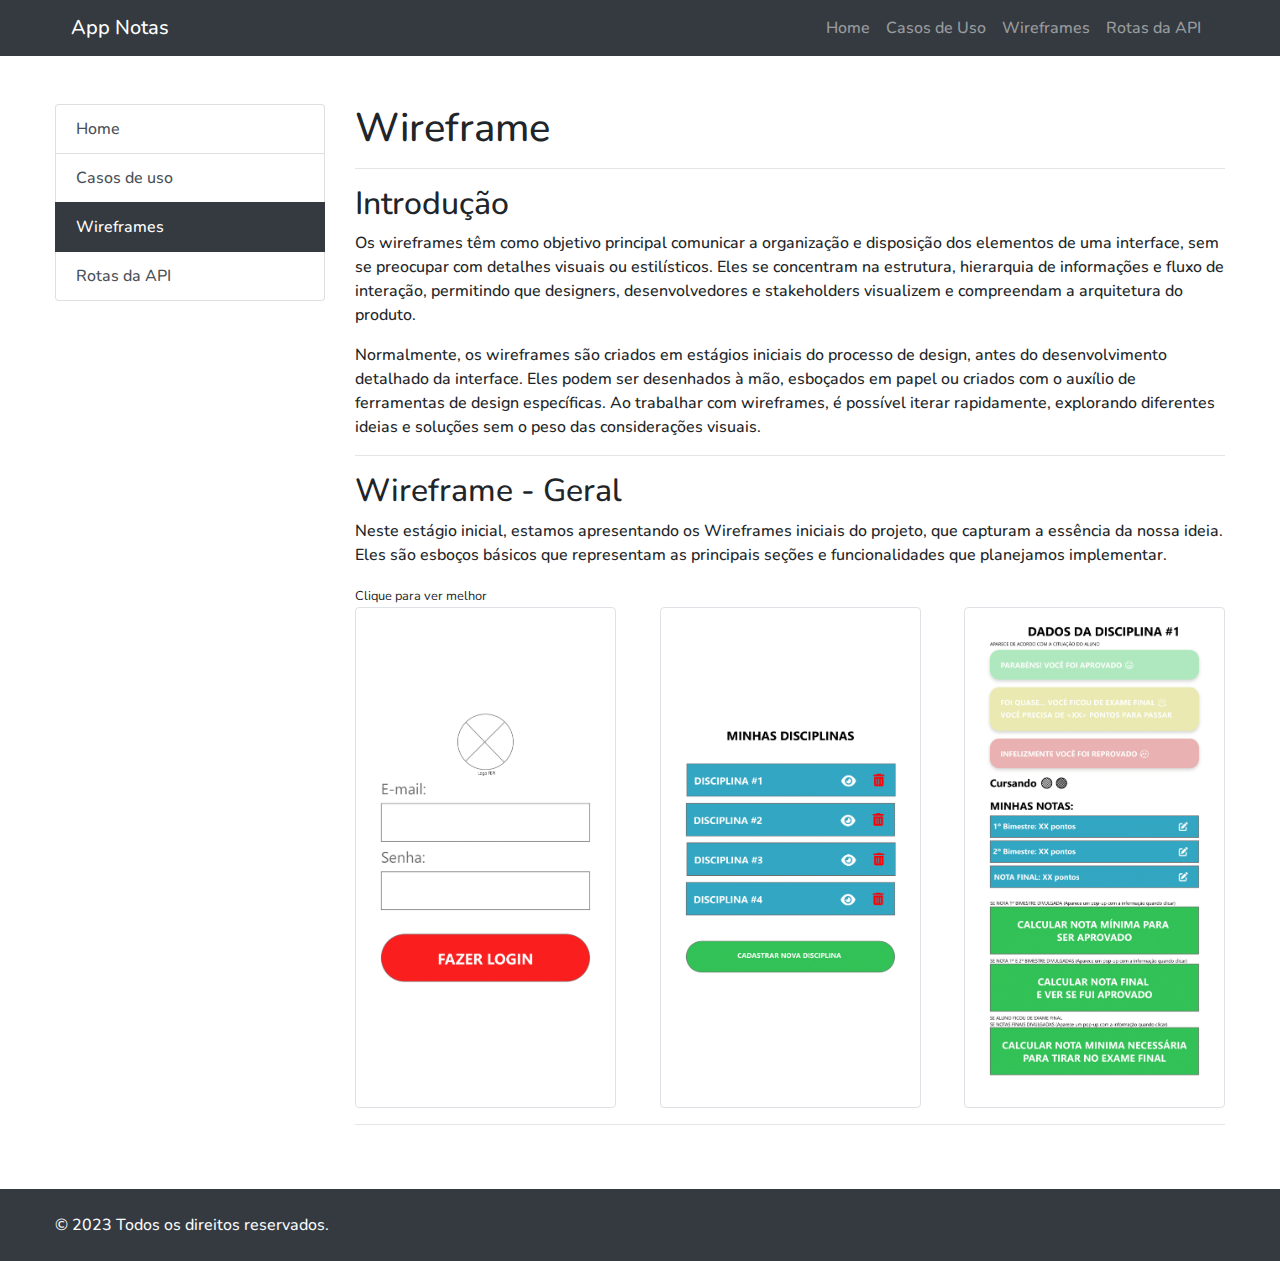
<file: internas/wireframe.html>
<!DOCTYPE html>
<html lang="pt-BR">

<head>
    <meta charset="UTF-8">
    <meta http-equiv="X-UA-Compatible" content="IE=edge">
    <meta name="viewport" content="width=device-width, initial-scale=1.0">
    <title>Wireframes - Documentação - APP Notas</title>

    <!-- BOOTSTRAP -->
    <link rel="stylesheet" href="https://cdn.jsdelivr.net/npm/bootstrap@4.3.1/dist/css/bootstrap.min.css"
        integrity="sha384-ggOyR0iXCbMQv3Xipma34MD+dH/1fQ784/j6cY/iJTQUOhcWr7x9JvoRxT2MZw1T" crossorigin="anonymous">

    <link rel="stylesheet" href="./../assets/css/custom.css">
</head>

<body>

    <header class="bg-dark">
        <div class="container">
            <div class="row">
                <div class="col-12">

                    <nav class="navbar navbar-expand-lg navbar-dark bg-dark">
                        <a class="navbar-brand" href="#">App Notas</a>
                        <button class="navbar-toggler" type="button" data-toggle="collapse"
                            data-target="#navbarSupportedContent" aria-controls="navbarSupportedContent"
                            aria-expanded="false" aria-label="Toggle navigation">
                            <span class="navbar-toggler-icon"></span>
                        </button>


                        <div class="collapse navbar-collapse" id="navbarSupportedContent">
                            <ul class="navbar-nav ml-auto">
                                <li class="nav-item">
                                    <a class="nav-link" href="./../index.html">Home</span></a>
                                </li>
                                <li class="nav-item">
                                    <a class="nav-link" href="./casos-de-uso.html">Casos de Uso</a>
                                </li>
                                <li class="nav-item">
                                    <a class="nav-link" href="./wireframe.html">Wireframes</a>
                                </li>
                                <li class="nav-item">
                                    <a class="nav-link" href="./rotas-api.html">Rotas da API</a>
                                </li>

                            </ul>
                        </div>
                    </nav>
                </div>
            </div>
        </div>
    </header>

    <main class="py-5">
        <div class="container">
            <div class="row">
                <div class="col-12 d-none d-lg-block col-lg-3">
                    <div class="list-group">
                        <a href="./../index.html" class="list-group-item list-group-item-action">
                            Home
                        </a>
                        <a href="./casos-de-uso.html" class="list-group-item list-group-item-action">Casos de
                            uso</a>
                        <a href="./wireframe.html" class="list-group-item list-group-item-action active">Wireframes</a>
                        <a href="./rotas-api.html" class="list-group-item list-group-item-action">Rotas da API</a>
                    </div>
                </div>

                <div class="col-12 col-lg-9">
                    <h1>Wireframe</h1>
                    <hr>

                    <div>
                        <h2>Introdução</h2>
                        <p>
                            Os wireframes têm como objetivo principal comunicar a organização e disposição dos elementos
                            de uma interface, sem se preocupar com detalhes visuais ou estilísticos. Eles se concentram
                            na estrutura, hierarquia de informações e fluxo de interação, permitindo que designers,
                            desenvolvedores e stakeholders visualizem e compreendam a arquitetura do produto.
                        </p>
                        <p>
                            Normalmente, os wireframes são criados em estágios iniciais do processo de design, antes do
                            desenvolvimento detalhado da interface. Eles podem ser desenhados à mão, esboçados em papel
                            ou criados com o auxílio de ferramentas de design específicas. Ao trabalhar com wireframes,
                            é possível iterar rapidamente, explorando diferentes ideias e soluções sem o peso das
                            considerações visuais.
                        </p>
                    </div>
                    <hr>

                    <div>
                        <h2>Wireframe - Geral</h2>
                        <p>Neste estágio inicial, estamos apresentando os Wireframes iniciais do projeto, que capturam a
                            essência da nossa ideia. Eles são esboços básicos que representam as principais seções e
                            funcionalidades que planejamos implementar.</p>
                        <small>Clique para ver melhor</small>
                        <div class="wireframes">
                            <img src="./../assets/img/wireframe/atividade-1.png" data-toggle="modal"
                                data-target="#imagem1Modal" class="img-thumbnail" alt=" Wireframe 1">
                            <img src="./../assets/img/wireframe/atividade-2.png" data-toggle="modal"
                                data-target="#imagem2Modal" class="img-thumbnail" alt=" Wireframe 2">
                            <img src="./../assets/img/wireframe/atividade-3.png" data-toggle="modal"
                                data-target="#imagem3Modal" class="img-thumbnail" alt=" Wireframe 3">
                        </div>
                    </div>
                    <hr>

                    <div class="modal fade" id="imagem1Modal" tabindex="-1" role="dialog"
                        aria-labelledby="imagem1ModalLabel" aria-hidden="true">
                        <div class="modal-dialog modal-dialog-centered" role="document">
                            <div class="modal-content">
                                <div class="modal-body">
                                    <img src="./../assets/img/wireframe/atividade-1.png" alt="Imagem" class="img-fluid">
                                </div>
                            </div>
                        </div>
                    </div>
                    <div class="modal fade" id="imagem2Modal" tabindex="-1" role="dialog"
                        aria-labelledby="imagem2ModalLabel" aria-hidden="true">
                        <div class="modal-dialog modal-dialog-centered" role="document">
                            <div class="modal-content">
                                <div class="modal-body">
                                    <img src="./../assets/img/wireframe/atividade-2.png" alt="Imagem" class="img-fluid">
                                </div>
                            </div>
                        </div>
                    </div>
                    <div class="modal fade" id="imagem3Modal" tabindex="-1" role="dialog"
                        aria-labelledby="imagem3ModalLabel" aria-hidden="true">
                        <div class="modal-dialog modal-dialog-centered" role="document">
                            <div class="modal-content">
                                <div class="modal-body">
                                    <img src="./../assets/img/wireframe/atividade-3.png" alt="Imagem" class="img-fluid">
                                </div>
                            </div>
                        </div>
                    </div>

                </div>
            </div>
        </div>
    </main>

    <footer class="bg-dark text-light p-4">
        <div class="container">
            <div class="row">
                <div class="col-12">
                    <p class="pb-0 mb-0">&copy; 2023 Todos os direitos reservados.</p>
                </div>
            </div>
        </div>
    </footer>

    <!-- BOOTSTRAP -->
    <script src="https://code.jquery.com/jquery-3.3.1.slim.min.js"
        integrity="sha384-q8i/X+965DzO0rT7abK41JStQIAqVgRVzpbzo5smXKp4YfRvH+8abtTE1Pi6jizo"
        crossorigin="anonymous"></script>
    <script src="https://cdn.jsdelivr.net/npm/popper.js@1.14.7/dist/umd/popper.min.js"
        integrity="sha384-UO2eT0CpHqdSJQ6hJty5KVphtPhzWj9WO1clHTMGa3JDZwrnQq4sF86dIHNDz0W1"
        crossorigin="anonymous"></script>
    <script src="https://cdn.jsdelivr.net/npm/bootstrap@4.3.1/dist/js/bootstrap.min.js"
        integrity="sha384-JjSmVgyd0p3pXB1rRibZUAYoIIy6OrQ6VrjIEaFf/nJGzIxFDsf4x0xIM+B07jRM"
        crossorigin="anonymous"></script>
</body>

</html>
</file>
<file: assets/css/custom.css>
@import url('https://fonts.googleapis.com/css2?family=Nunito:wght@200;300;400;500;600;700;800;900&display=swap');

* {
    font-family: 'Nunito', sans-serif;
    font-weight: 500;
}

.container {
    max-width: 1200px;
}

.imagens-home {
    display: flex;
    justify-content: flex-start;
}

.imagens-home img {
    width: 150px;
    object-fit: cover;
}

.list-group-item.active {
    background-color: #343a40;
    border-color: #343a40;
    color: #fff;
}


.shadow {
    box-shadow: rgba(100, 100, 111, 0.2) 0px 7px 29px 0px;
}

.wireframes {
    display: flex;
    flex-wrap: wrap;
    justify-content: space-between;
}

.wireframes img {
    width: 30%;
    object-fit: contain;
    cursor: pointer;
    transition: all .3s;
}

.wireframes img:hover {
    scale: 1.03;
    box-shadow: rgba(100, 100, 111, 0.2) 0px 7px 29px 0px;
}

.ln-anywhere {
    line-break: anywhere;
}

.telas {
    display: flex;
    justify-content: space-between;
    flex-wrap: wrap;
}

.telas img {
    width: 30%;
}

@media (max-width: 576px) {
    .telas {
        justify-content: center;
    }

    .telas img {
        width: 100%;
    }

}

.btn-copiar {
    border: none;
    background-color: transparent;
    outline: none;
    border: 2px solid #343a40;
    margin-left: 10px;
    border-radius: 5px;
    transition: all .3s;
}

.btn-copiar:hover {
    background-color: #343a40;
    color: #fff;
}

.btn-copiar.copiado {
    background-color: #38E54D;
    color: #fFf;
}

.texto-copiado-msg {
    position: fixed;
    bottom: -100%;
    left: 0;
    width: 100%;
    text-align: center;
    transition: all .5s;
    /* display: none; */
}

.texto-copiado-msg span {
    border: 2px solid #343a40;
    background-color: #e1e5cb;
    padding: 5px;
}


.texto-copiado-msg.active {
    /* display: block; */
    bottom: 10px;
}
</file>
